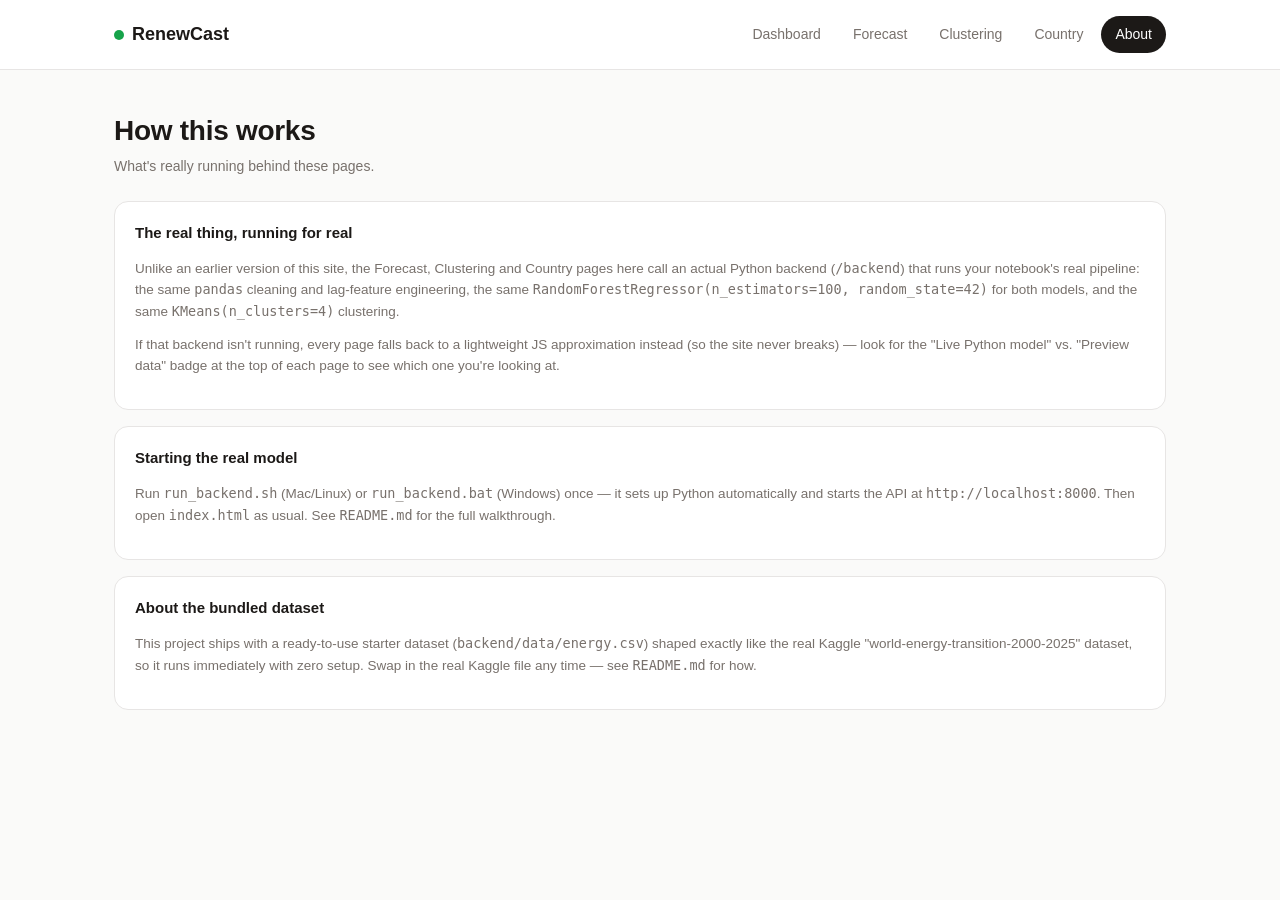
<file: about.html>
<!DOCTYPE html>
<html lang="en">
<head>
<meta charset="UTF-8" />
<meta name="viewport" content="width=device-width, initial-scale=1.0" />
<title>About — RenewCast</title>
<link rel="stylesheet" href="css/style.css" />
</head>
<body>
<header class="topbar">
  <div class="topbar-inner">
    <div class="brand"><span class="dot"></span> RenewCast</div>
    <nav class="links" id="nav"></nav>
  </div>
</header>

<div class="container">
  <div class="page-head">
    <h1>How this works</h1>
    <p>What's really running behind these pages.</p>
  </div>

  <div class="card">
    <h3 style="margin:0 0 6px;font-size:15px;">The real thing, running for real</h3>
    <p class="muted" style="font-size:13.5px;">
      Unlike an earlier version of this site, the Forecast, Clustering and
      Country pages here call an actual Python backend
      (<code>/backend</code>) that runs your notebook's real pipeline:
      the same <code>pandas</code> cleaning and lag-feature engineering,
      the same <code>RandomForestRegressor(n_estimators=100, random_state=42)</code>
      for both models, and the same <code>KMeans(n_clusters=4)</code> clustering.
    </p>
    <p class="muted" style="font-size:13.5px;">
      If that backend isn't running, every page falls back to a lightweight
      JS approximation instead (so the site never breaks) — look for the
      "Live Python model" vs. "Preview data" badge at the top of each page
      to see which one you're looking at.
    </p>
  </div>

  <div class="card">
    <h3 style="margin:0 0 6px;font-size:15px;">Starting the real model</h3>
    <p class="muted" style="font-size:13.5px;">
      Run <code>run_backend.sh</code> (Mac/Linux) or <code>run_backend.bat</code>
      (Windows) once — it sets up Python automatically and starts the API
      at <code>http://localhost:8000</code>. Then open <code>index.html</code>
      as usual. See <code>README.md</code> for the full walkthrough.
    </p>
  </div>

  <div class="card">
    <h3 style="margin:0 0 6px;font-size:15px;">About the bundled dataset</h3>
    <p class="muted" style="font-size:13.5px;">
      This project ships with a ready-to-use starter dataset
      (<code>backend/data/energy.csv</code>) shaped exactly like the real
      Kaggle "world-energy-transition-2000-2025" dataset, so it runs
      immediately with zero setup. Swap in the real Kaggle file any time —
      see <code>README.md</code> for how.
    </p>
  </div>
</div>

<script src="js/main.js"></script>
<script>renderNav("about.html");</script>
</body>
</html>
</file>
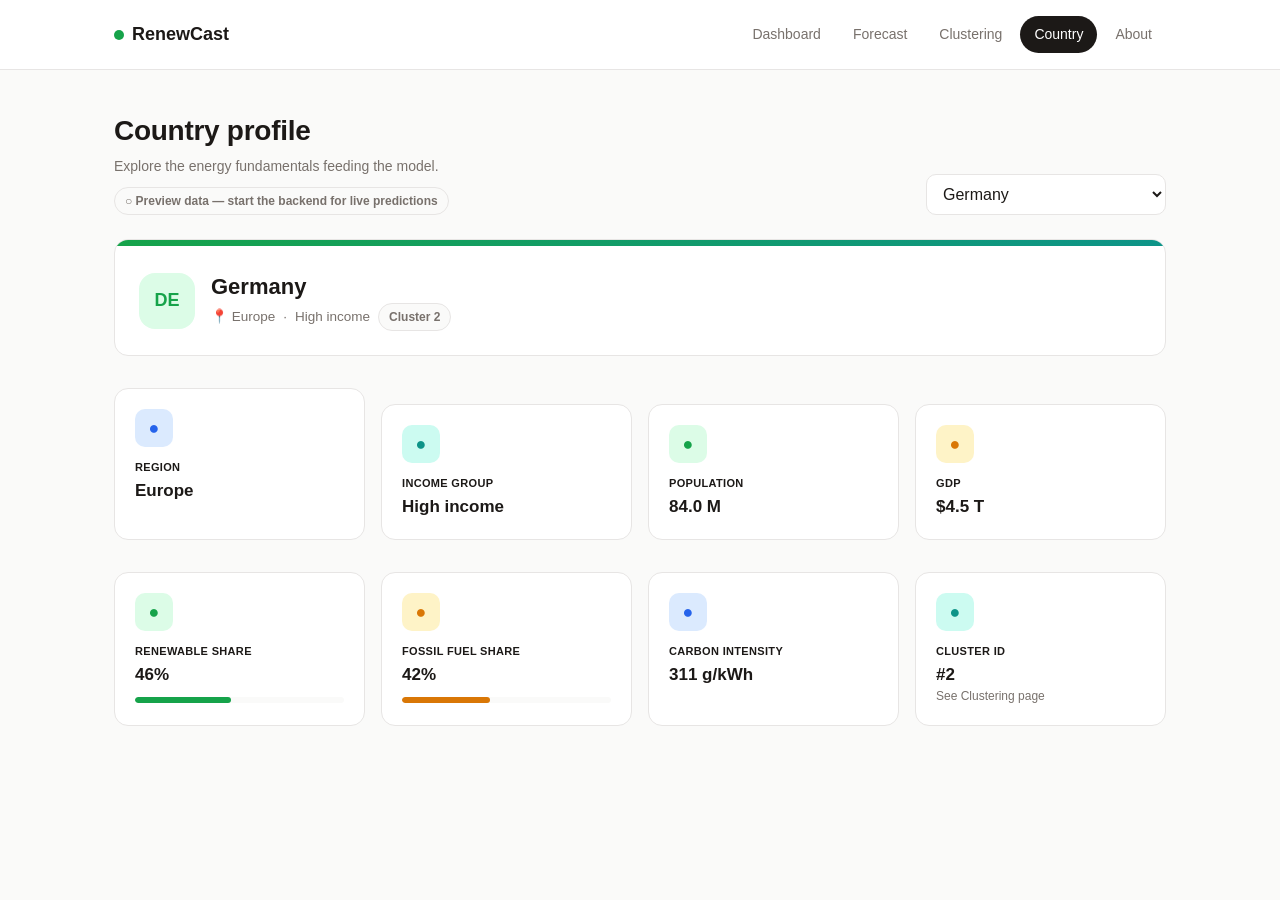
<file: country.html>
<!DOCTYPE html>
<html lang="en">
<head>
<meta charset="UTF-8" />
<meta name="viewport" content="width=device-width, initial-scale=1.0" />
<title>Country Analysis — RenewCast</title>
<link rel="stylesheet" href="css/style.css" />
</head>
<body>
<header class="topbar">
  <div class="topbar-inner">
    <div class="brand"><span class="dot"></span> RenewCast</div>
    <nav class="links" id="nav"></nav>
  </div>
</header>

<div class="container">
  <div class="page-head" style="display:flex;justify-content:space-between;align-items:flex-end;flex-wrap:wrap;gap:16px;">
    <div>
      <h1>Country profile</h1>
      <p>Explore the energy fundamentals feeding the model.</p>
      <div id="liveBadge" style="margin-top:10px;"></div>
    </div>
    <div style="width:240px;">
      <select id="countrySelect"></select>
    </div>
  </div>

  <div class="card" style="overflow:hidden;padding:0;">
    <div style="height:6px;background:linear-gradient(90deg,#16a34a,#0d9488);"></div>
    <div style="padding:24px;display:flex;align-items:center;gap:16px;flex-wrap:wrap;" id="headerCard"></div>
  </div>

  <div class="section grid grid-4" id="profileCards"></div>
</div>

<script src="js/main.js"></script>
<script src="js/data.js"></script>
<script src="js/kmeans.js"></script>
<script src="js/clusters.js"></script>
<script src="js/api.js"></script>
<script>
renderNav("country.html");

let countries = [];

function profileCard(tone, label, value, opts = {}) {
  const bar = opts.bar != null ? `<div class="bar${opts.barTone === "sun" ? " sun" : ""}"><div style="width:${Math.min(100, opts.bar)}%"></div></div>` : "";
  const sub = opts.sub ? `<div class="sub">${opts.sub}</div>` : "";
  return `<div class="card stat tone-${tone}"><div class="icon">●</div><div class="label" style="text-transform:uppercase;font-size:11px;letter-spacing:.03em;">${label}</div><div class="value" style="font-size:17px;margin-top:2px;">${value}</div>${sub}${bar}</div>`;
}

function render(code) {
  const c = countries.find(x => x.code === code) || countries[0];

  document.getElementById("headerCard").innerHTML = `
    <div style="width:56px;height:56px;border-radius:16px;background:var(--green-soft);color:var(--green);display:grid;place-items:center;font-weight:700;font-size:18px;">${c.code}</div>
    <div>
      <div style="font-size:22px;font-weight:650;">${c.name}</div>
      <div class="muted" style="font-size:13.5px;display:flex;gap:8px;align-items:center;flex-wrap:wrap;">
        <span>📍 ${c.region}</span><span>·</span><span>${c.incomeGroup}</span>
        <span class="badge">Cluster ${c.cluster}</span>
      </div>
    </div>
  `;

  document.getElementById("profileCards").innerHTML = [
    profileCard("blue", "Region", c.region),
    profileCard("teal", "Income group", c.incomeGroup),
    profileCard("green", "Population", `${fmt(c.population,1)} M`),
    profileCard("sun", "GDP", `$${c.gdp} T`),
    profileCard("green", "Renewable share", `${c.renewableShare}%`, { bar: c.renewableShare, barTone: "green" }),
    profileCard("sun", "Fossil fuel share", `${c.fossilShare}%`, { bar: c.fossilShare, barTone: "sun" }),
    profileCard("blue", "Carbon intensity", `${c.carbonIntensity} g/kWh`),
    profileCard("teal", "Cluster ID", `#${c.cluster}`, { sub: "See Clustering page" }),
  ].join("");
}

(async () => {
  const live = await isBackendLive();
  renderLiveBadge("liveBadge", live);
  countries = (live && await apiFetchCountries()) || computeClusters().countries;

  const countrySelect = document.getElementById("countrySelect");
  countrySelect.innerHTML = countries.map(c => `<option value="${c.code}" ${c.code === "DE" ? "selected" : ""}>${c.name}</option>`).join("");
  countrySelect.addEventListener("change", (e) => render(e.target.value));

  render("DE");
})();
</script>
</body>
</html>
</file>
<file: css/style.css>
:root {
  --bg: #fafaf9;
  --card: #ffffff;
  --border: #e7e5e4;
  --text: #1c1917;
  --muted: #78716c;
  --green: #16a34a;
  --green-soft: #dcfce7;
  --blue: #2563eb;
  --blue-soft: #dbeafe;
  --sun: #d97706;
  --sun-soft: #fef3c7;
  --teal: #0d9488;
  --teal-soft: #ccfbf1;
  --radius: 14px;
}

* { box-sizing: border-box; }

body {
  margin: 0;
  background: var(--bg);
  color: var(--text);
  font-family: -apple-system, BlinkMacSystemFont, "Segoe UI", Inter, Roboto, Helvetica, Arial, sans-serif;
  line-height: 1.5;
}

a { color: inherit; text-decoration: none; }

.container {
  max-width: 1100px;
  margin: 0 auto;
  padding: 0 24px 64px;
}

/* Nav */
header.topbar {
  border-bottom: 1px solid var(--border);
  background: var(--card);
}
.topbar-inner {
  max-width: 1100px;
  margin: 0 auto;
  padding: 16px 24px;
  display: flex;
  align-items: center;
  justify-content: space-between;
  gap: 16px;
  flex-wrap: wrap;
}
.brand {
  font-weight: 700;
  font-size: 18px;
  display: flex;
  align-items: center;
  gap: 8px;
}
.brand .dot { width: 10px; height: 10px; border-radius: 50%; background: var(--green); display: inline-block; }
nav.links { display: flex; gap: 4px; flex-wrap: wrap; }
nav.links a {
  padding: 8px 14px;
  border-radius: 999px;
  font-size: 14px;
  color: var(--muted);
}
nav.links a:hover { background: var(--bg); color: var(--text); }
nav.links a.active { background: var(--text); color: #fff; }

/* Page heading */
.page-head { padding: 40px 0 24px; }
.page-head h1 { font-size: 28px; margin: 0 0 4px; font-weight: 650; letter-spacing: -0.01em; }
.page-head p { margin: 0; color: var(--muted); font-size: 14px; }

/* Cards */
.card {
  background: var(--card);
  border: 1px solid var(--border);
  border-radius: var(--radius);
  padding: 20px;
}
.card + .card { margin-top: 16px; }
.grid { display: grid; gap: 16px; }
.grid-2 { grid-template-columns: repeat(2, 1fr); }
.grid-3 { grid-template-columns: repeat(3, 1fr); }
.grid-4 { grid-template-columns: repeat(4, 1fr); }
@media (max-width: 860px) {
  .grid-2, .grid-3, .grid-4 { grid-template-columns: 1fr 1fr; }
}
@media (max-width: 560px) {
  .grid-2, .grid-3, .grid-4 { grid-template-columns: 1fr; }
}

.section { margin-top: 32px; }
.section h2 { font-size: 18px; font-weight: 650; margin: 0 0 12px; }

/* Stat card */
.stat .icon {
  width: 38px; height: 38px; border-radius: 10px;
  display: grid; place-items: center; font-size: 18px; margin-bottom: 12px;
}
.tone-green .icon { background: var(--green-soft); color: var(--green); }
.tone-blue .icon { background: var(--blue-soft); color: var(--blue); }
.tone-teal .icon { background: var(--teal-soft); color: var(--teal); }
.tone-sun .icon { background: var(--sun-soft); color: var(--sun); }
.stat .value { font-size: 22px; font-weight: 650; }
.stat .label { font-size: 13px; font-weight: 550; margin-top: 2px; }
.stat .sub { font-size: 12px; color: var(--muted); }

/* Controls */
label.field-label { font-size: 12px; font-weight: 600; color: var(--muted); display: block; margin-bottom: 6px; }
select, button {
  font: inherit;
}
select {
  width: 100%;
  padding: 10px 12px;
  border-radius: 10px;
  border: 1px solid var(--border);
  background: #fff;
  color: var(--text);
}
.btn {
  display: inline-flex;
  align-items: center;
  justify-content: center;
  gap: 8px;
  padding: 11px 20px;
  border-radius: 10px;
  border: none;
  background: var(--green);
  color: #fff;
  font-weight: 600;
  font-size: 14px;
  cursor: pointer;
}
.btn:hover { opacity: 0.92; }
.btn:disabled { opacity: 0.6; cursor: default; }
.controls-row {
  display: grid;
  grid-template-columns: 1fr 1fr auto;
  gap: 16px;
  align-items: end;
}
@media (max-width: 700px) {
  .controls-row { grid-template-columns: 1fr; }
}

/* Chart card */
.chart-card h3 { margin: 0; font-size: 15px; font-weight: 650; }
.chart-card p.desc { margin: 2px 0 12px; font-size: 12.5px; color: var(--muted); }
.chart-card canvas { max-height: 260px; }

/* Badges */
.badge {
  display: inline-flex;
  align-items: center;
  padding: 4px 10px;
  border-radius: 999px;
  font-size: 12px;
  font-weight: 600;
  background: var(--bg);
  border: 1px solid var(--border);
  color: var(--muted);
}
.badge.solid { background: var(--text); color: #fff; border-color: var(--text); }

/* Progress bar */
.bar { height: 6px; border-radius: 999px; background: var(--bg); overflow: hidden; margin-top: 10px; }
.bar > div { height: 100%; border-radius: 999px; background: var(--green); }
.bar.sun > div { background: var(--sun); }

/* Table-ish rows */
.kv { display: grid; grid-template-columns: 1fr auto; gap: 8px; font-size: 13px; padding: 6px 0; border-bottom: 1px solid var(--border); }
.kv:last-child { border-bottom: none; }
.kv .k { color: var(--muted); }

/* Cluster color chips reused across pages */
.chip-0 { background: #16a34a; }
.chip-1 { background: #2563eb; }
.chip-2 { background: #d97706; }
.chip-3 { background: #0d9488; }
.chip {
  width: 28px; height: 28px; border-radius: 50%;
  display: grid; place-items: center; color: #fff; font-weight: 650; font-size: 13px;
}

.muted { color: var(--muted); }
.empty-state {
  border: 1px dashed var(--border);
  border-radius: var(--radius);
  padding: 56px 24px;
  text-align: center;
  color: var(--muted);
}
.empty-state .icon-lg {
  width: 52px; height: 52px; border-radius: 16px; margin: 0 auto 14px;
  background: var(--green-soft); color: var(--green);
  display: grid; place-items: center; font-size: 22px;
}
</file>
